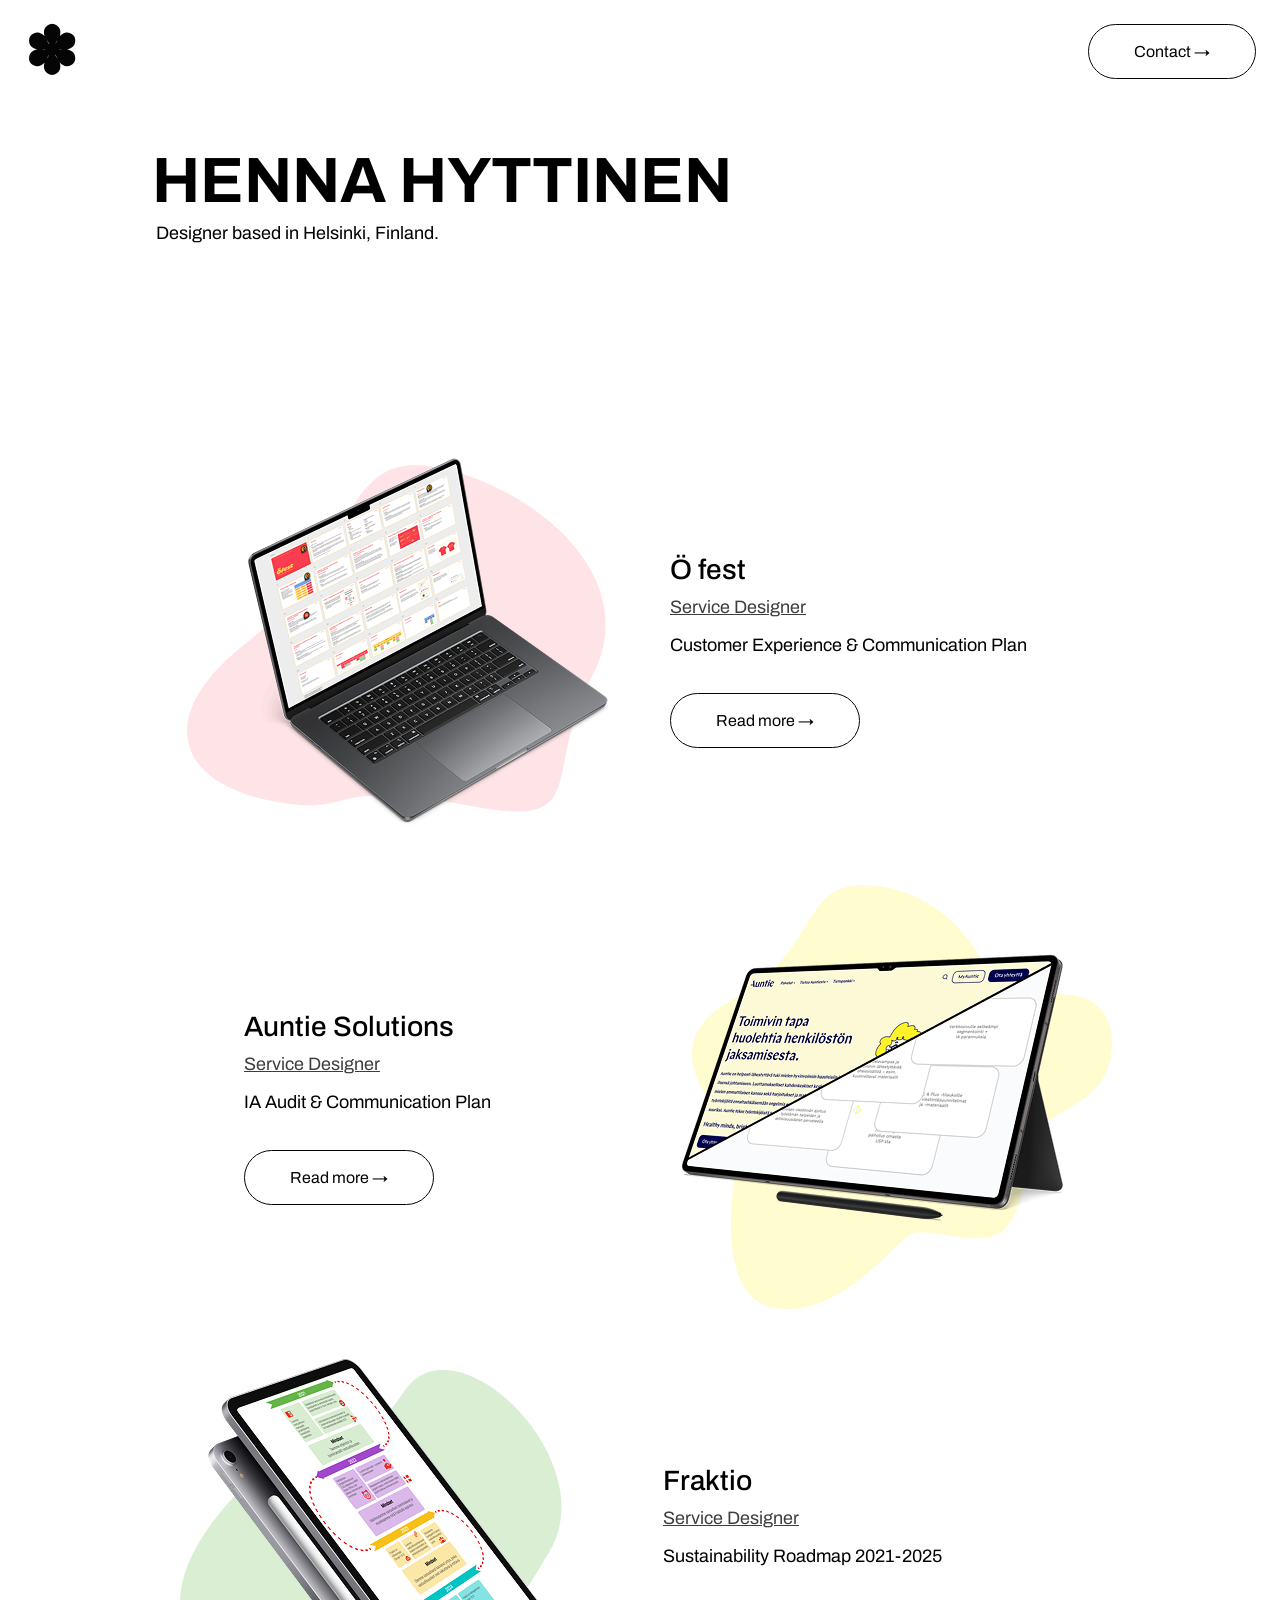
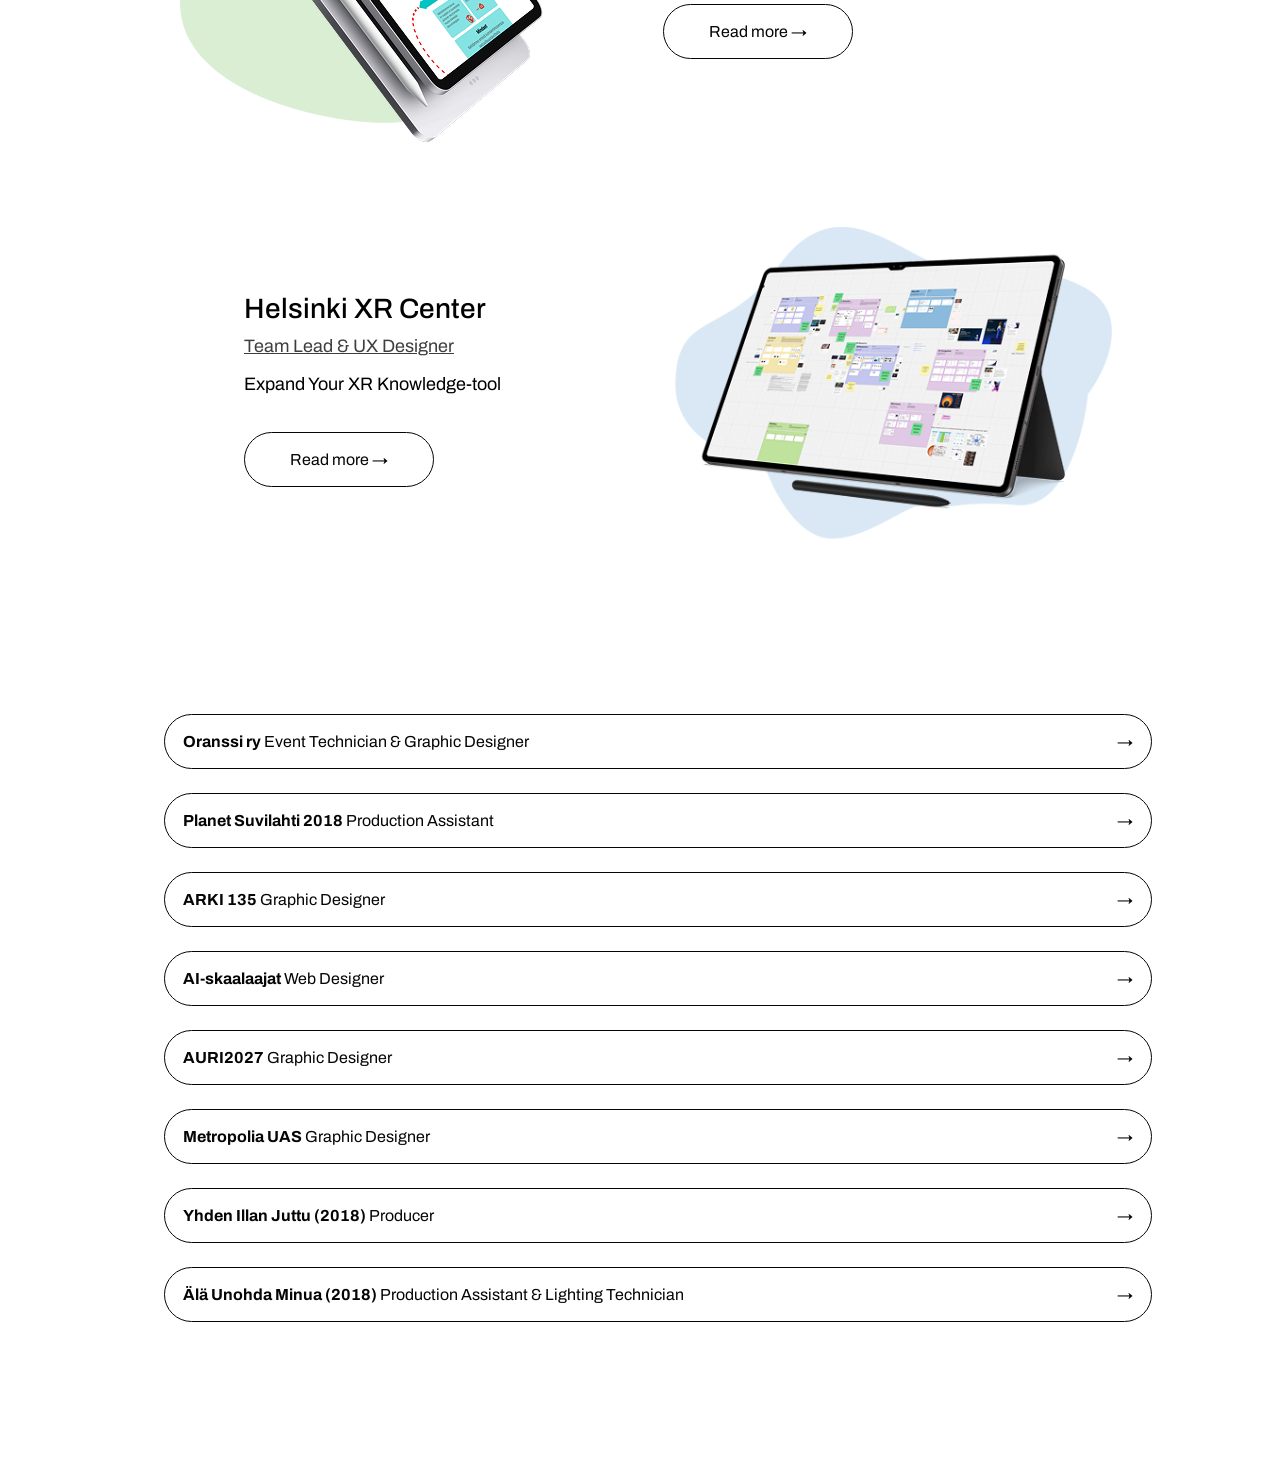
<file: index.html>
<!doctype html>

<html lang="en">
    <head>
        <meta charset="utf-8">

        <title>Henna Hyttinen Portfolio</title>

        <link rel="stylesheet" href="styles.css">

       <link rel="preconnect" href="https://fonts.googleapis.com">
<link rel="preconnect" href="https://fonts.gstatic.com" crossorigin>
<link href="https://fonts.googleapis.com/css2?family=Archivo:ital,wght@0,100..900;1,100..900&family=DM+Sans:ital,opsz,wght@0,9..40,100..1000;1,9..40,100..1000&family=Inter:ital,opsz,wght@0,14..32,100..900;1,14..32,100..900&family=Manrope:wght@200..800&family=Montserrat:ital,wght@0,100..900;1,100..900&family=Open+Sans:ital,wght@0,300..800;1,300..800&family=Roboto:ital,wght@0,100..900;1,100..900&family=Work+Sans:ital,wght@0,100..900;1,100..900&display=swap" rel="stylesheet">

    </head>

    <body>
        <header class="topsticky"><a class="logolink" href="index.html"><h3 class="logo">&#10045;</h3></a> <a href="mailto:hennahyt5@gmail.com"><button class="contact">Contact &#8594;</button></a></header>
        <div class="content">
        
       <div class="site-header"><h1>HENNA HYTTINEN</h1>
        <p class="shortinfo">Designer based in Helsinki, Finland.</p>
       </div>

       <div class="whitespace"></div>

        <div class="big-container">

<div class="card">
        <img src="ofestmu.png">
        <div class="text-box">
        <h2>Ö fest</h2>
        <p class="role">Service Designer</p>
     
        <p>Customer Experience & Communication Plan</p><br>
        <a href="ofest.html"><button class="readmore">Read more &#8594;</button></a>
        </div>
</div><br>

<div class="card reverse">
    <img src="auntiemu.png">

    <div class="text-box">
        <h2>Auntie Solutions</h2>
        <p class="role">Service Designer</p>

        <p>IA Audit & Communication Plan</p><br>

        <a href="auntie.html">
            <button class="readmore">Read more &#8594;</button>
        </a>
    </div>
</div>

        <div class="card">
        <img src="fraktiomu.png">
        <div class="text-box">
        <h2>Fraktio</h2>
        <p class="role">Service Designer</p>

        <p>Sustainability Roadmap 2021-2025</p><br>
        <a href="fraktio.html"><button class="readmore">Read more &#8594;</button></a>
        </div></div><br>

        <div class="card reverse">
        <img src="hxrmu.png">
        <div class="text-box">
        <h2>Helsinki XR Center</h2>
        <p class="role">Team Lead & UX Designer</p>
        
        <p>Expand Your XR Knowledge-tool</p><br>
        <a href="hxrc.html"><button class="readmore">Read more &#8594;</button></a>
        </div></div>

     <div class="whitespace"></div>


        <button class="accordion"><span><b>Oranssi ry</b>&nbsp;Event Technician & Graphic Designer</span>  <span class="plus">&#8594;</span></button>
<div class="panel">
    <p>I worked as an event technician, handling lighting, sound mixing, and other technical aspects of live events. The events mainly consisted of music gigs and art exhibitions.<br><br>

In addition to technical production, I worked as a graphic designer, creating social media content and other materials. This included designing posters and other visual assets for Oranssi's events.<br><br>

I was also responsible for updating and maintaining Oranssi's website using WordPress.</p>
</div>

<button class="accordion"><span><b>Planet Suvilahti 2018</b>&nbsp;Production Assistant</span> <span class="plus">&#8594;</span></button>
<div class="panel">
     
        <p>I worked as a production assistant before and during the event, also supporting technical event setup and operations when needed.<br>
        <br>I was additionally responsible for supervising a small group of interns, working alongside two other production assistants.</p>
</div>

<button class="accordion"><span><b>ARKI 135</b>&nbsp;Graphic Designer</span> <span class="plus">&#8594;</span></button>
<div class="panel">
  <p>I created printed and physical design materials for the ARKI 135 hub, including laser-cut graphic elements, plywood signage, and presentation cards for the displayed products.<br><br>
  <b>Tools:</b> Adobe Illustrator, InDesign</p>
</div>

<button class="accordion"><span><b>AI-skaalaajat</b>&nbsp;Web Designer</span> <span class="plus">&#8594;</span></button>
<div class="panel">
  <p>I designed the website structure with a focus on usability and user experience, and created wireframes that were also applied in other projects.
<br><br>
I implemented client-provided content, including text and images, and structured it to align with the overall site layout. I also designed infographics for the website.
<br><br>
<b>Tools:</b> Figma, WordPress, Adobe Illustrator</p>
</div>

<button class="accordion"><span><b>AURI2027</b>&nbsp;Graphic Designer</span> <span class="plus">&#8594;</span></button>
<div class="panel">
  <p>I designed logo and colour scheme for AURI2027 project and created a graphic charter to define its visual identity and ensure consistent use across different materials and platforms.</p>
<b>Tools:</b> Adobe Illustrator, Photoshop, InDesign</p></div>

<button class="accordion"><span><b>Metropolia UAS</b>&nbsp;Graphic Designer</span> <span class="plus">&#8594;</span></button>
<div class="panel">
  <p>I designed printed materials &#40;flyers, etc.&#41; for Metropolia's International Relations in accordance with Metropolia’s Visual Guidelines.</p>
<b>Tools:</b> Adobe Illustrator, Photoshop</p></div>

<button class="accordion"><span><b>Yhden Illan Juttu &#40;2018&#41;</b>&nbsp;Producer</span> <span class="plus">&#8594;</span></button>
<div class="panel">
  <p>I worked as a producer on Loviisa 2018 Short Film project, focusing mainly on social media and promotion alongside two other team members. We managed social channels, promoted the film, and documented the production during filming. 
<br><br>
The overall production spanned a few months, including around 1,5 weeks of shooting.</p>
</div>

<button class="accordion"><span><b>Älä Unohda Minua &#40;2018&#41;</b>&nbsp;Production Assistant & Lighting Technician</span> <span class="plus">&#8594;</span></button>
<div class="panel">
  <p>I worked as a production assistant and lighting technician on Matka 2018 Short Film project.

During pre-production, I supported planning and preparation work &#40;location scouting, casting, etc.&#41; ahead of the shooting days.
<br><br>On set, I mainly worked as part of the lighting team, handling lighting setup and adjustments during filming.</p>
</div>

</div></div>

        <div class="whitespace"></div>
<footer class="footer"></footer>

<script>
var acc = document.getElementsByClassName("accordion");
var i;

for (i = 0; i < acc.length; i++) {
  acc[i].addEventListener("click", function() {
    this.classList.toggle("active");
    var panel = this.nextElementSibling;
    if (panel.style.maxHeight) {
      panel.style.maxHeight = null;
    } else {
      panel.style.maxHeight = panel.scrollHeight + "px";
    } 
  });
}
</script>

        
</html>
</file>
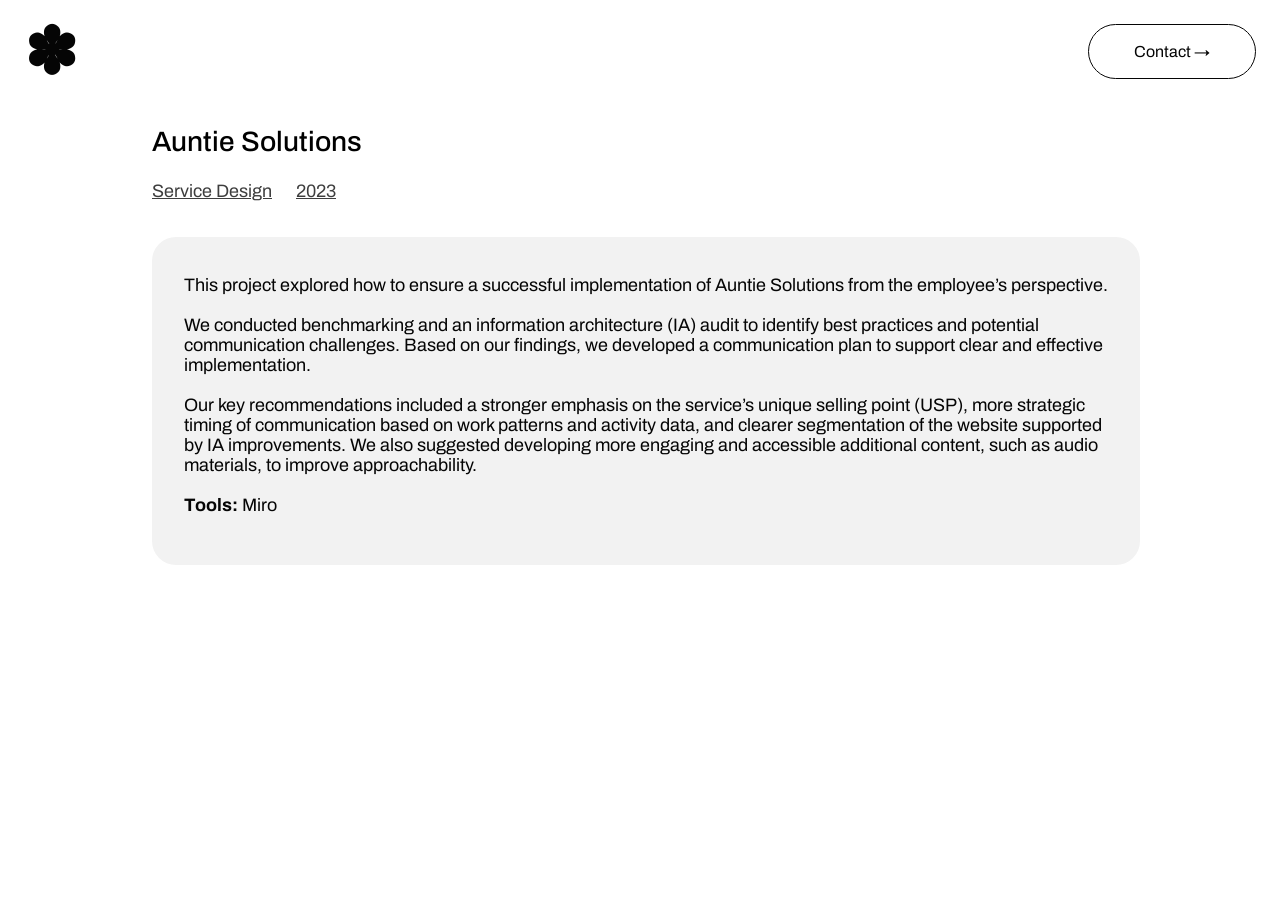
<file: auntie.html>
<!doctype html>

<html lang="en">
    <head>
        <meta charset="utf-8">

        <title>Henna Hyttinen Portfolio</title>

        <link rel="stylesheet" href="styles.css">

        <link rel="preconnect" href="https://fonts.googleapis.com">
<link rel="preconnect" href="https://fonts.gstatic.com" crossorigin>
<link href="https://fonts.googleapis.com/css2?family=Archivo:ital,wght@0,100..900;1,100..900&family=DM+Sans:ital,opsz,wght@0,9..40,100..1000;1,9..40,100..1000&family=Inter:ital,opsz,wght@0,14..32,100..900;1,14..32,100..900&family=Manrope:wght@200..800&family=Montserrat:ital,wght@0,100..900;1,100..900&family=Open+Sans:ital,wght@0,300..800;1,300..800&family=Roboto:ital,wght@0,100..900;1,100..900&family=Work+Sans:ital,wght@0,100..900;1,100..900&display=swap" rel="stylesheet">
    </head>

    <body>

<header class="topsticky"><a class="logolink" href="index.html"><h3 class="logo">&#10045;</h3></a> <a href="mailto:hennahyt5@gmail.com"><button class="contact">Contact &#8594;</button></a></header>

<div class="content">
       <div class="big-container"><h2>Auntie Solutions</h2>

    <p class="role2">Service Design</p><p class="role2">2023</p></div>

    <div class="big-container">
      <div class="project-text">
        <p>This project explored how to ensure a successful implementation of Auntie Solutions from the employee’s perspective.<br><br>

We conducted benchmarking and an information architecture (IA) audit to identify best practices and potential communication challenges. Based on our findings, we developed a communication plan to support clear and effective implementation.<br><br>

Our key recommendations included a stronger emphasis on the service’s unique selling point (USP), more strategic timing of communication based on work patterns and activity data, and clearer segmentation of the website supported by IA improvements. We also suggested developing more engaging and accessible additional content, such as audio materials, to improve approachability.
          <br><br><b>Tools:</b> Miro</p> </div>
       </div></div>

      <div class="whitespace"></div>
        <footer class="footer"></footer>
    </body>
</html>
</file>
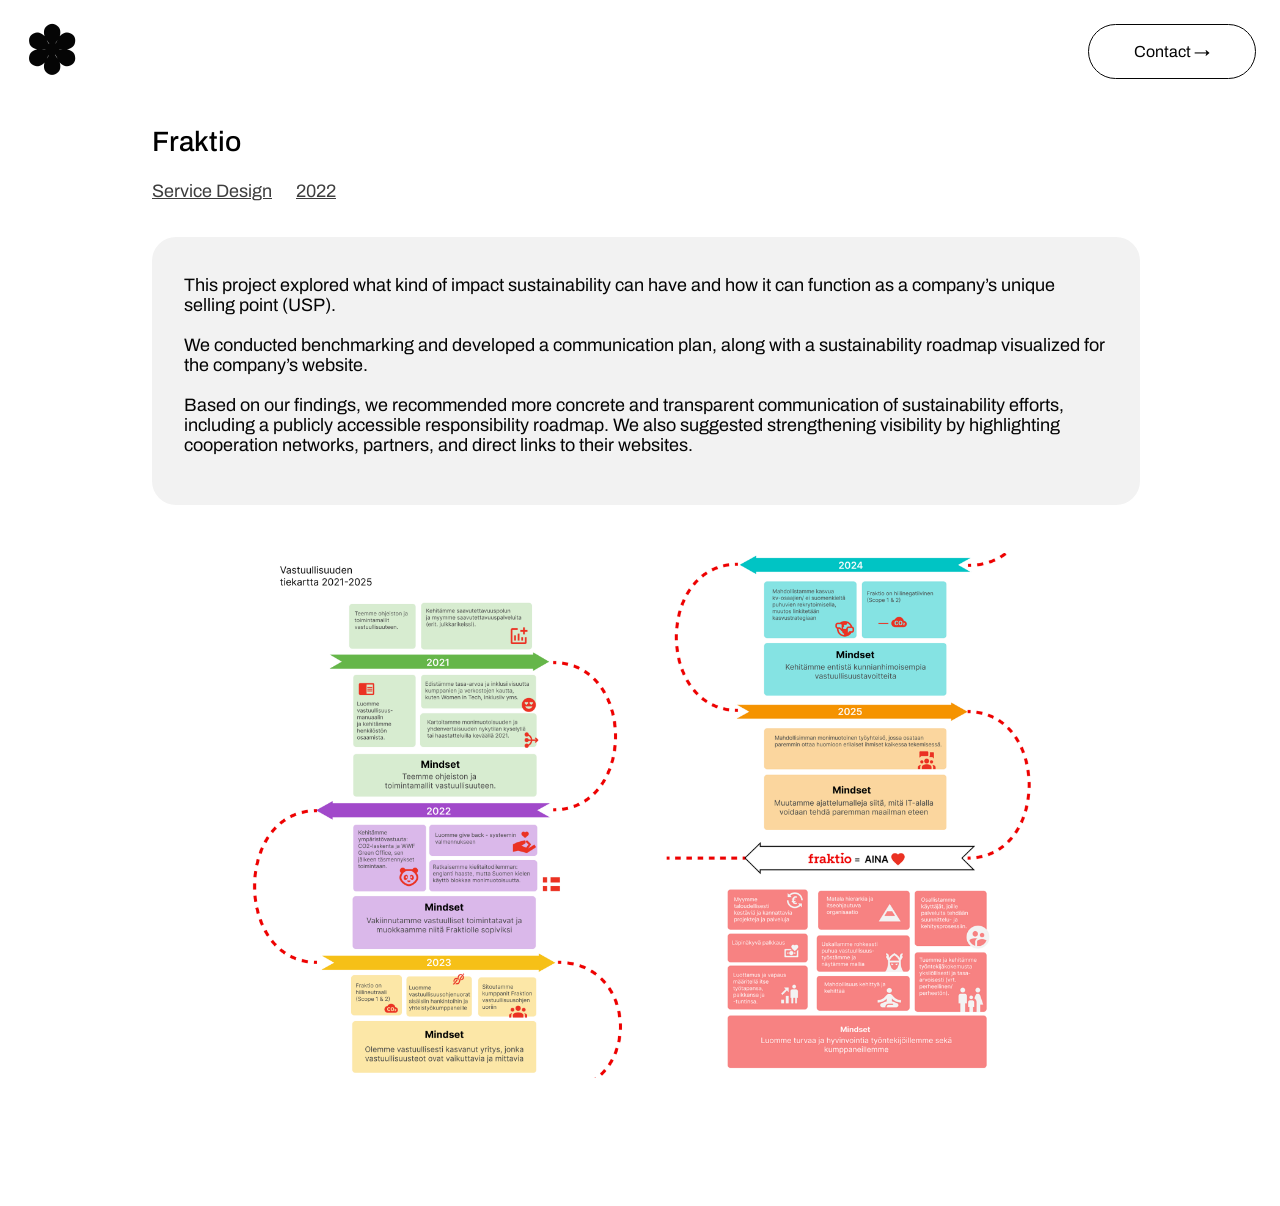
<file: fraktio.html>
<!doctype html>

<html lang="en">
    <head>
        <meta charset="utf-8">

        <title>Henna Hyttinen Portfolio</title>

        <link rel="stylesheet" href="styles.css">

        <link rel="preconnect" href="https://fonts.googleapis.com">
<link rel="preconnect" href="https://fonts.gstatic.com" crossorigin>
<link href="https://fonts.googleapis.com/css2?family=Archivo:ital,wght@0,100..900;1,100..900&family=DM+Sans:ital,opsz,wght@0,9..40,100..1000;1,9..40,100..1000&family=Inter:ital,opsz,wght@0,14..32,100..900;1,14..32,100..900&family=Manrope:wght@200..800&family=Montserrat:ital,wght@0,100..900;1,100..900&family=Open+Sans:ital,wght@0,300..800;1,300..800&family=Roboto:ital,wght@0,100..900;1,100..900&family=Work+Sans:ital,wght@0,100..900;1,100..900&display=swap" rel="stylesheet">
    </head>

    <body>

<header class="topsticky"><a class="logolink" href="index.html"><h3 class="logo">&#10045;</h3></a> <a href="mailto:hennahyt5@gmail.com"><button class="contact">Contact &#8594;</button></a></header>

<div class="content">
       <div class="big-container"><h2>Fraktio</h2>

    <p class="role2">Service Design</p><p class="role2">2022</p></div>

    <div class="big-container">
 <div class="project-text">
        <p>This project explored what kind of impact sustainability can have and how it can function as a company’s unique selling point (USP).<br><br>

We conducted benchmarking and developed a communication plan, along with a sustainability roadmap visualized for the company’s website.<br><br>

Based on our findings, we recommended more concrete and transparent communication of sustainability efforts, including a publicly accessible responsibility roadmap. We also suggested strengthening visibility by highlighting cooperation networks, partners, and direct links to their websites.</p></div>

<img class="projectimages" src="fraktio_map.png">
        </div></div>

       <div class="whitespace"></div>
        <footer class="footer"></footer>
    </body>
</html>
</file>
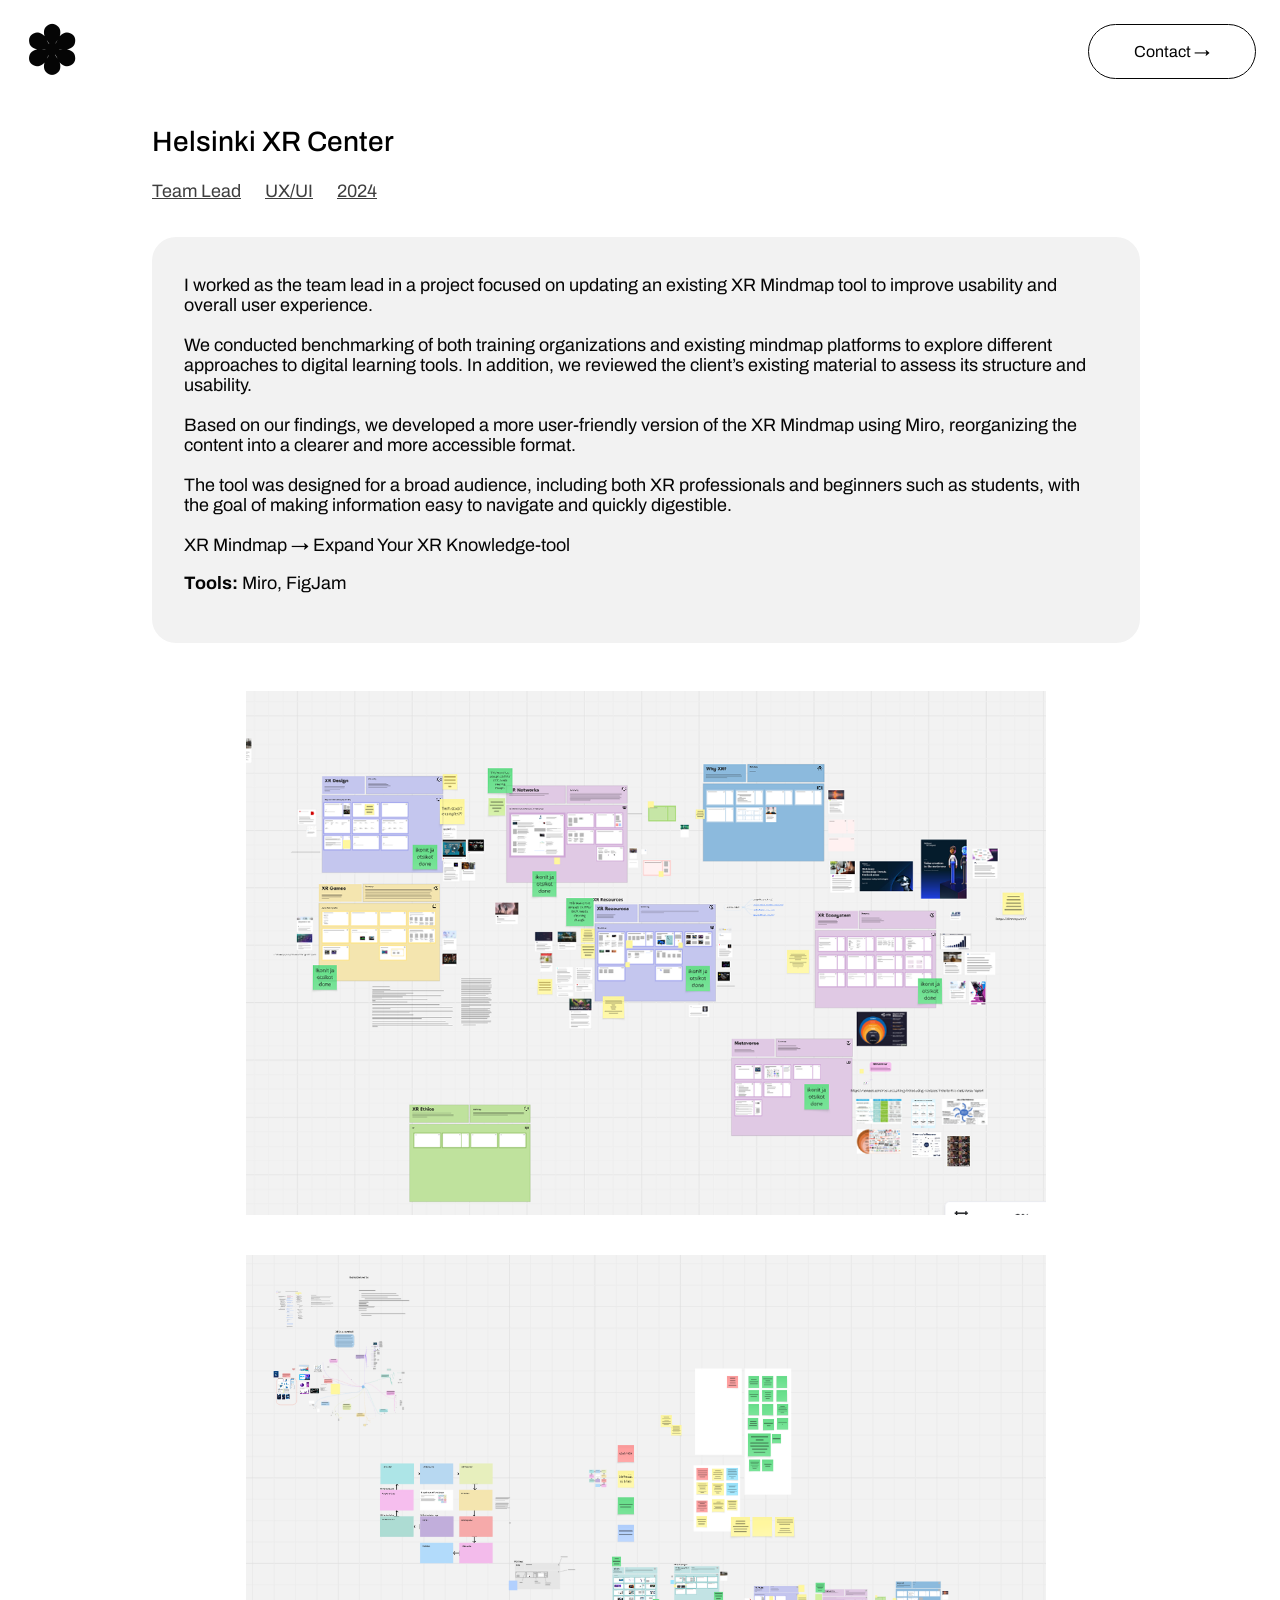
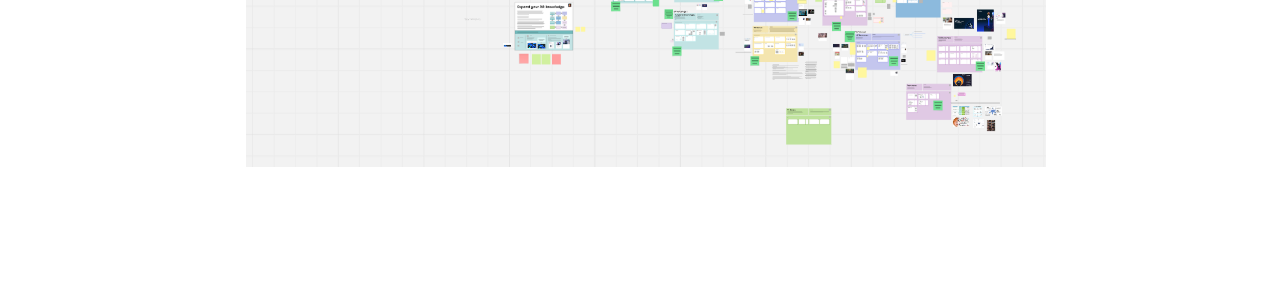
<file: hxrc.html>
<!doctype html>
<html lang="en">
    <head>
        <meta charset="utf-8">

        <title>Henna Hyttinen Portfolio</title>

        <link rel="stylesheet" href="styles.css">

        <link rel="preconnect" href="https://fonts.googleapis.com">
<link rel="preconnect" href="https://fonts.gstatic.com" crossorigin>
<link href="https://fonts.googleapis.com/css2?family=Archivo:ital,wght@0,100..900;1,100..900&family=DM+Sans:ital,opsz,wght@0,9..40,100..1000;1,9..40,100..1000&family=Inter:ital,opsz,wght@0,14..32,100..900;1,14..32,100..900&family=Manrope:wght@200..800&family=Montserrat:ital,wght@0,100..900;1,100..900&family=Open+Sans:ital,wght@0,300..800;1,300..800&family=Roboto:ital,wght@0,100..900;1,100..900&family=Work+Sans:ital,wght@0,100..900;1,100..900&display=swap" rel="stylesheet">
    </head>

    <body>

<header class="topsticky"><a class="logolink" href="index.html"><h3 class="logo">&#10045;</h3></a> <a href="mailto:hennahyt5@gmail.com"><button class="contact">Contact &#8594;</button></a></header>

<div class="content">
       <div class="big-container"><h2>Helsinki XR Center</h2>

    <p class="role2">Team Lead</p><p class="role2">UX/UI</p><p class="role2">2024</p></div>
        
    <div class="big-container">
        <div class="project-text">
    <p> I worked as the team lead in a project focused on updating an existing XR Mindmap tool to improve usability and overall user experience.
<br><br>
We conducted benchmarking of both training organizations and existing mindmap platforms to explore different approaches to digital learning tools. In addition, we reviewed the client’s existing material to assess its structure and usability.
<br><br>
Based on our findings, we developed a more user-friendly version of the XR Mindmap using Miro, reorganizing the content into a clearer and more accessible format.
<br><br>
The tool was designed for a broad audience, including both XR professionals and beginners such as students, with the goal of making information easy to navigate and quickly digestible.<br><br>
    XR Mindmap &#8594; Expand Your XR Knowledge-tool</p>
        <p><b>Tools:</b> Miro, FigJam</p></div>

<img class="projectimages" src="hxrc_miro.png">
        <br>
    <br><img class="projectimages" src="hxrc_miro2.png">
        </div></div>
        <div class="whitespace"></div>
        <footer class="footer"></footer>
    </body>
</html>
</file>
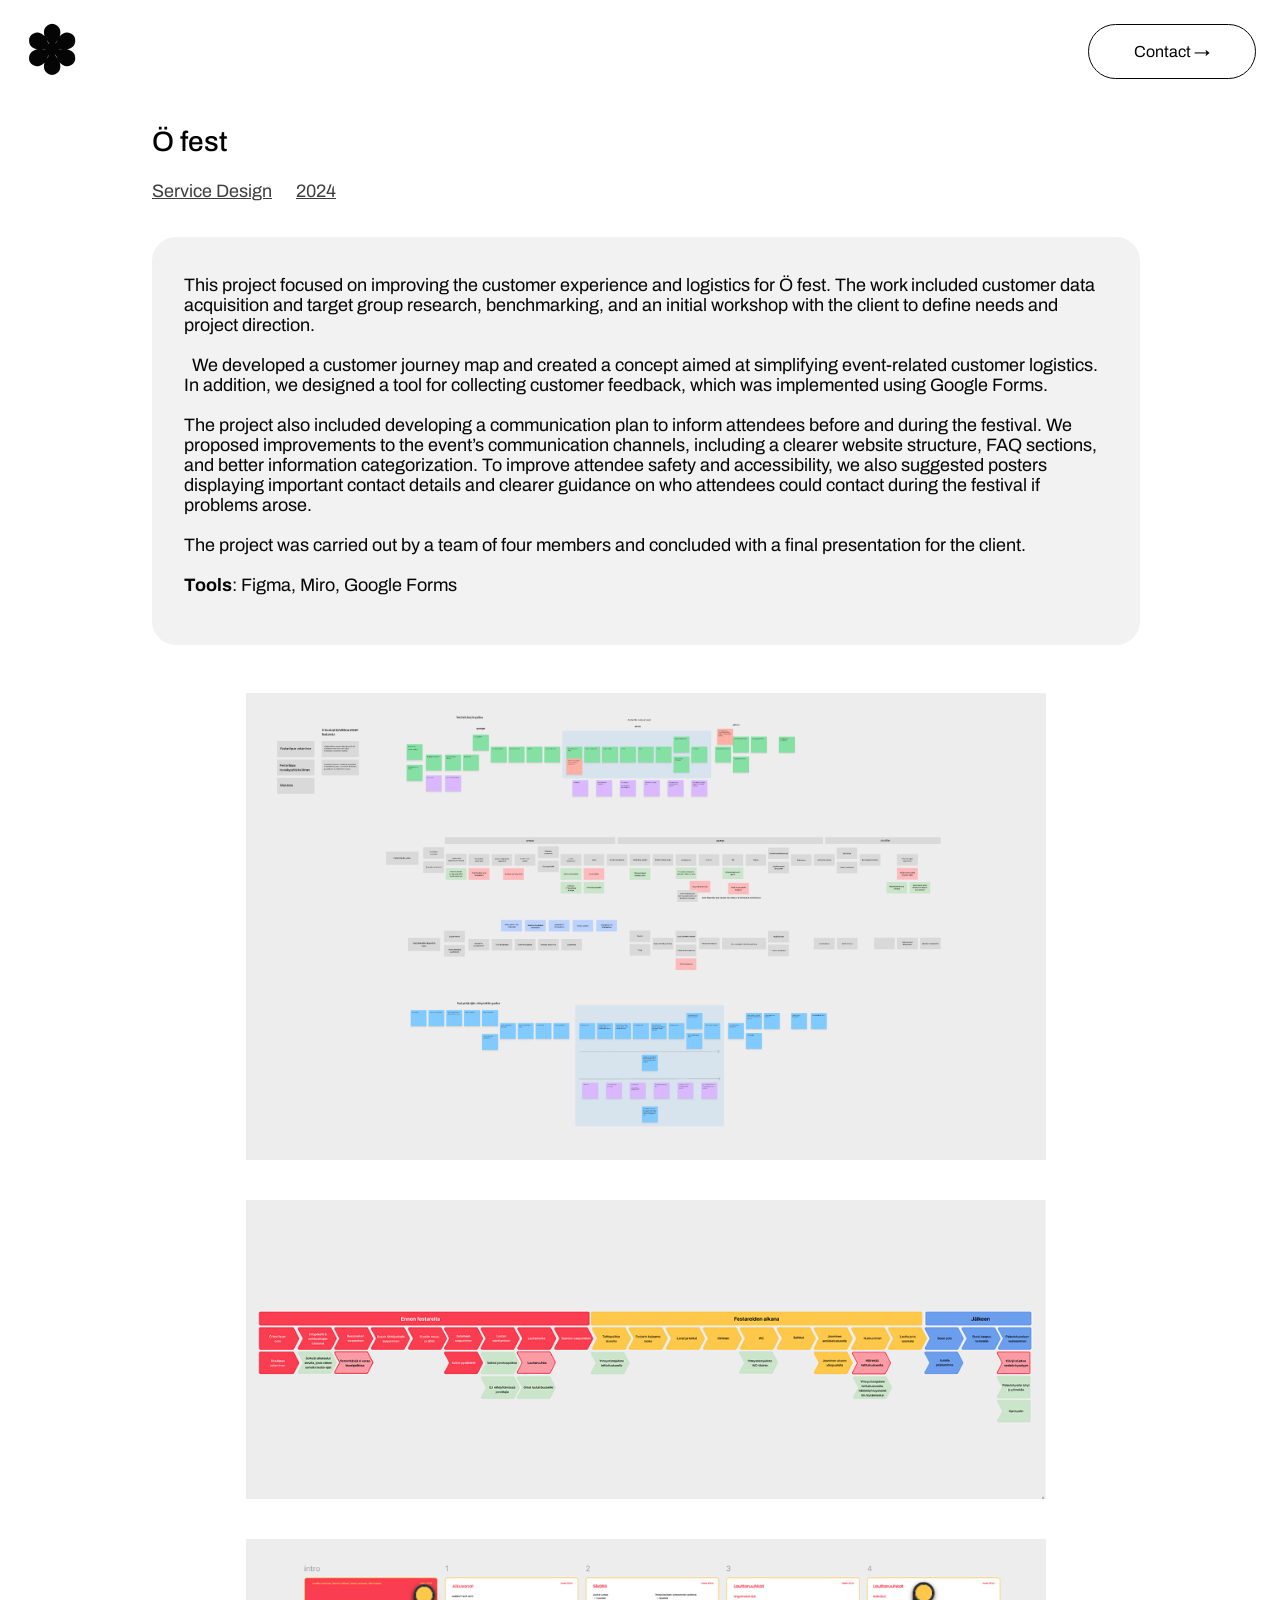
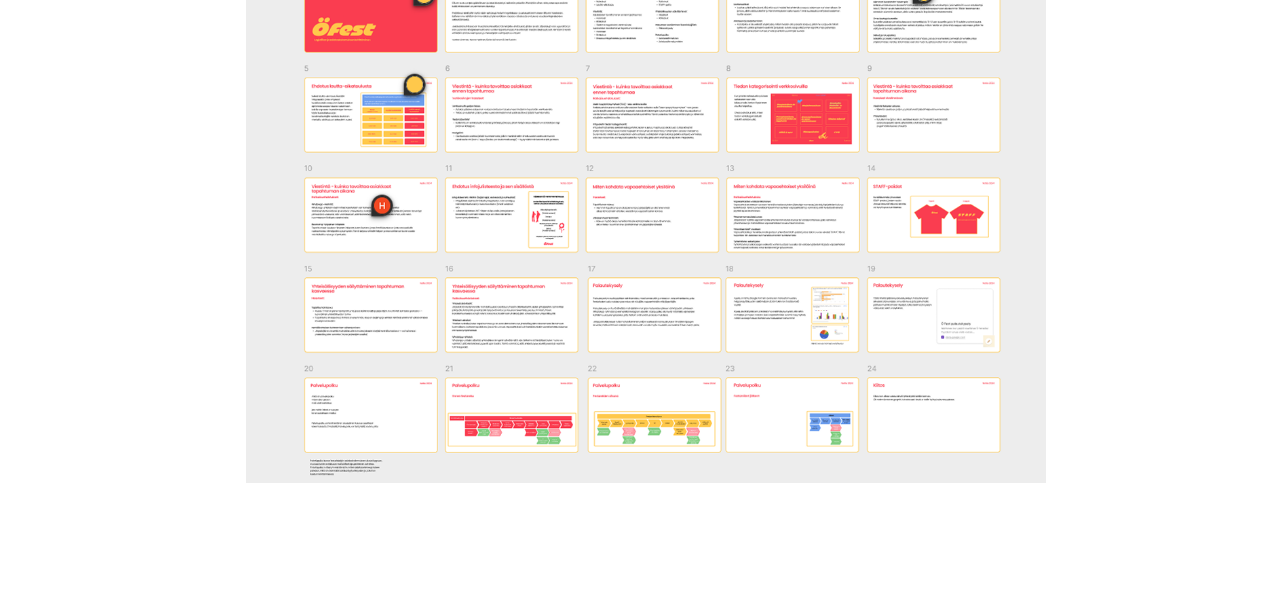
<file: ofest.html>
<!doctype html>
<html lang="en">
    <head>
        <meta charset="utf-8">

        <title>Henna Hyttinen Portfolio</title>

        <link rel="stylesheet" href="styles.css">

      <link rel="preconnect" href="https://fonts.googleapis.com">
<link rel="preconnect" href="https://fonts.gstatic.com" crossorigin>
<link href="https://fonts.googleapis.com/css2?family=Archivo:ital,wght@0,100..900;1,100..900&family=DM+Sans:ital,opsz,wght@0,9..40,100..1000;1,9..40,100..1000&family=Inter:ital,opsz,wght@0,14..32,100..900;1,14..32,100..900&family=Manrope:wght@200..800&family=Montserrat:ital,wght@0,100..900;1,100..900&family=Open+Sans:ital,wght@0,300..800;1,300..800&family=Roboto:ital,wght@0,100..900;1,100..900&family=Work+Sans:ital,wght@0,100..900;1,100..900&display=swap" rel="stylesheet">
    </head>

    <body>

<header class="topsticky"><a class="logolink" href="index.html"><h3 class="logo">&#10045;</h3></a> <a href="mailto:hennahyt5@gmail.com"><button class="contact">Contact &#8594;</button></a></header>

<div class="content">
       <div class="big-container"><h2>Ö fest</h2>

    <p class="role2">Service Design</p><p class="role2">2024</p></div>

    <div class="big-container">
        <div class="project-text">
    <p>This project focused on improving the customer experience and logistics for Ö fest. The work included customer data acquisition and target group research, benchmarking, and an initial workshop with the client to  define needs and project direction.<br><br>  We developed a customer journey map and created a concept aimed at  simplifying event-related customer logistics. In addition, we designed a tool for collecting customer feedback, which was implemented using  Google Forms. <br><br>

The project also included developing a communication plan to inform attendees before and during the festival. We proposed improvements to the event’s communication channels, including a clearer website structure, FAQ sections, and better information categorization. To improve attendee safety and accessibility, we also suggested posters displaying important contact details and clearer guidance on who attendees could contact during the festival if problems arose.  <br><br>
     The project was carried out by a team of four members and concluded with a final presentation for the client. 
<br><br>
<b>Tools</b>: Figma, Miro, Google Forms</p></div>

<img class="projectimages" src="ofest_board.png"><br><br>
     <img class="projectimages" src="ofest_map.png"><br><br>
     <img class="projectimages" src="ofest_prese.png">
        </div></div>
     <div class="whitespace"></div>
        <footer class="footer"></footer>
    </body>
</html>
</file>
<file: styles.css>
body {
    margin: 0;
    font-family: "Archivo", sans-serif;
    font-size: 1.125rem;
}

.content {
    max-width: 1000px;
  margin: 0 auto;
}

.whitespace {
    padding: 64px;
}

.topsticky {
    position: sticky;
    top: 0;
    display: flex;
  justify-content: space-between;
  align-items: center;
  padding-left: 24px;
  padding-right: 24px;
  padding-top: 12px;
  padding-bottom: 12px;
}

.site-header {
    margin-bottom: 72px;
}

.big-container {
    margin-left: 12px;
}

h1 {
    font-family: "Archivo", sans-serif;
    font-weight: semibold;
    font-size: 4rem;
    margin-bottom: 8px;
    margin-left: 12px;
}

p {
    font-family: "Archivo", sans-serif;
}

p.shortinfo {
    margin-top: 0;
    margin-left: 16px;
}

p.role {
    color: rgb(62, 62, 62);
    text-decoration: underline;
    margin-top: 0;
}

p.role2 {
    display: inline-block;
    color: rgb(62, 62, 62);
    text-decoration: underline;
    margin-top: 12px;
    margin-right: 24px;
}

h2 {
    font-family: "Archivo", sans-serif;
    font-size: 1.75rem;
    font-weight: 500;
    margin-bottom: 12px;
}

h3 {
    margin: 0;
    font-size: 4rem;
}

.logo {
  transition: transform 0.7s ease;
}

.logo:hover {
  transform: rotate(360deg);
}

a {
    cursor: pointer;
}

a.logolink {
    color: #050505;
    text-decoration: none;
}

button.contact {
    background-color: #fFFFFF;
    color: #050505;
}

button.contact:hover {
    color: #fFFFFF;
    background-color: #050505;
    text-decoration: underline;
    cursor: pointer;
}

button.field:hover {
    background-color: #fFFFFF;
    color: #050505;
}

button.readmore:hover {
    background-color: #050505;
    color: #fFFFFF;
    text-decoration: underline;
    cursor: pointer;
}

button.readmore {
    background-color: #fFFFFF;
    color: #050505;
    margin: 0;
}


button {
    font-family: "Archivo", sans-serif;
    background-color: #050505;
  border: solid 1px #050505;
  border-radius: 37px;
  color: #fFFFFF;
  padding: 18px 45px;
  text-align: center;
  text-decoration: none;
  display: inline-block;
  font-size: 1rem;
  margin-left: 12px;
  margin-top: 12px;
  margin-bottom: 12px;
  transition: 0.4s;
}

.card {
  display: flex;
  align-items: center;   /* dont change this */
  gap: 48px;             /* space between image and text */
  margin-bottom: 28px;
  margin-left: 28px;
  margin-right: 28px;
}

.card.reverse {
    flex-direction: row-reverse;
    gap: 64px;
    padding-left: 64px;
}

.card img {
  max-width: 450px;
  height: auto;
}

.text-box {
  flex: 1;
}

.othercard {
  display: flex;
  gap: 48px;
  margin-bottom:32px;
}

.othertext-box {
  flex: 1;              
  padding-top: 20px;
  padding-bottom: 32px;
  padding-right: 32px;
  padding-left: 32px;
  background-color: #F2F2F2;
    color: #050505;
  border-radius: 24px;
}

.project-text {
    background-color: #F2F2F2;
    color: #050505;
    border-radius: 24px;
    padding-top: 20px;
  padding-bottom: 32px;
  padding-right: 32px;
  padding-left: 32px;
    margin-top: 18px;
    margin-bottom: 48px;
}

.projectimages {
    max-width: 800px;
   display: flex;
  justify-content: center;
  margin: auto;
}

.accordion {
  background-color: #fFFFFF;
  color: #050505;
  border: 1px solid #050505;
  cursor: pointer;
  padding: 18px;
  width: 100%;
  text-align: left;
  outline: none;
  transition: 0.4s;
}

.active {
  background-color: #fFFFFF;
  color: #050505;
  border: 1px solid #050505;
}

.accordion:hover {
  background-color: #050505;
  color: #fFFFFF;
  border: 1px solid #050505;
}

.panel {
    font-family: "Archivo", sans-serif;
    line-height: 1.3;
  padding: 0 24px;
  background-color: #F2F2F2;
  border-radius: 24px;
  max-height: 0;
  overflow: hidden;
  transition: max-height 0.2s ease-out;
  margin-left: 24px;
  margin-right: 24px;
}

button.accordion {
  display: flex;
  justify-content: space-between;
  align-items: center;
  width: 100%;
}

p.footer {
    font-size: 1rem;
    text-transform: uppercase;
}

.footer {
    position: fixed;
   left: 0;
   bottom: 0;
   width: 100%;
   background-color: #050505;
   color: #fffff;
   text-align: center;
}
</file>
